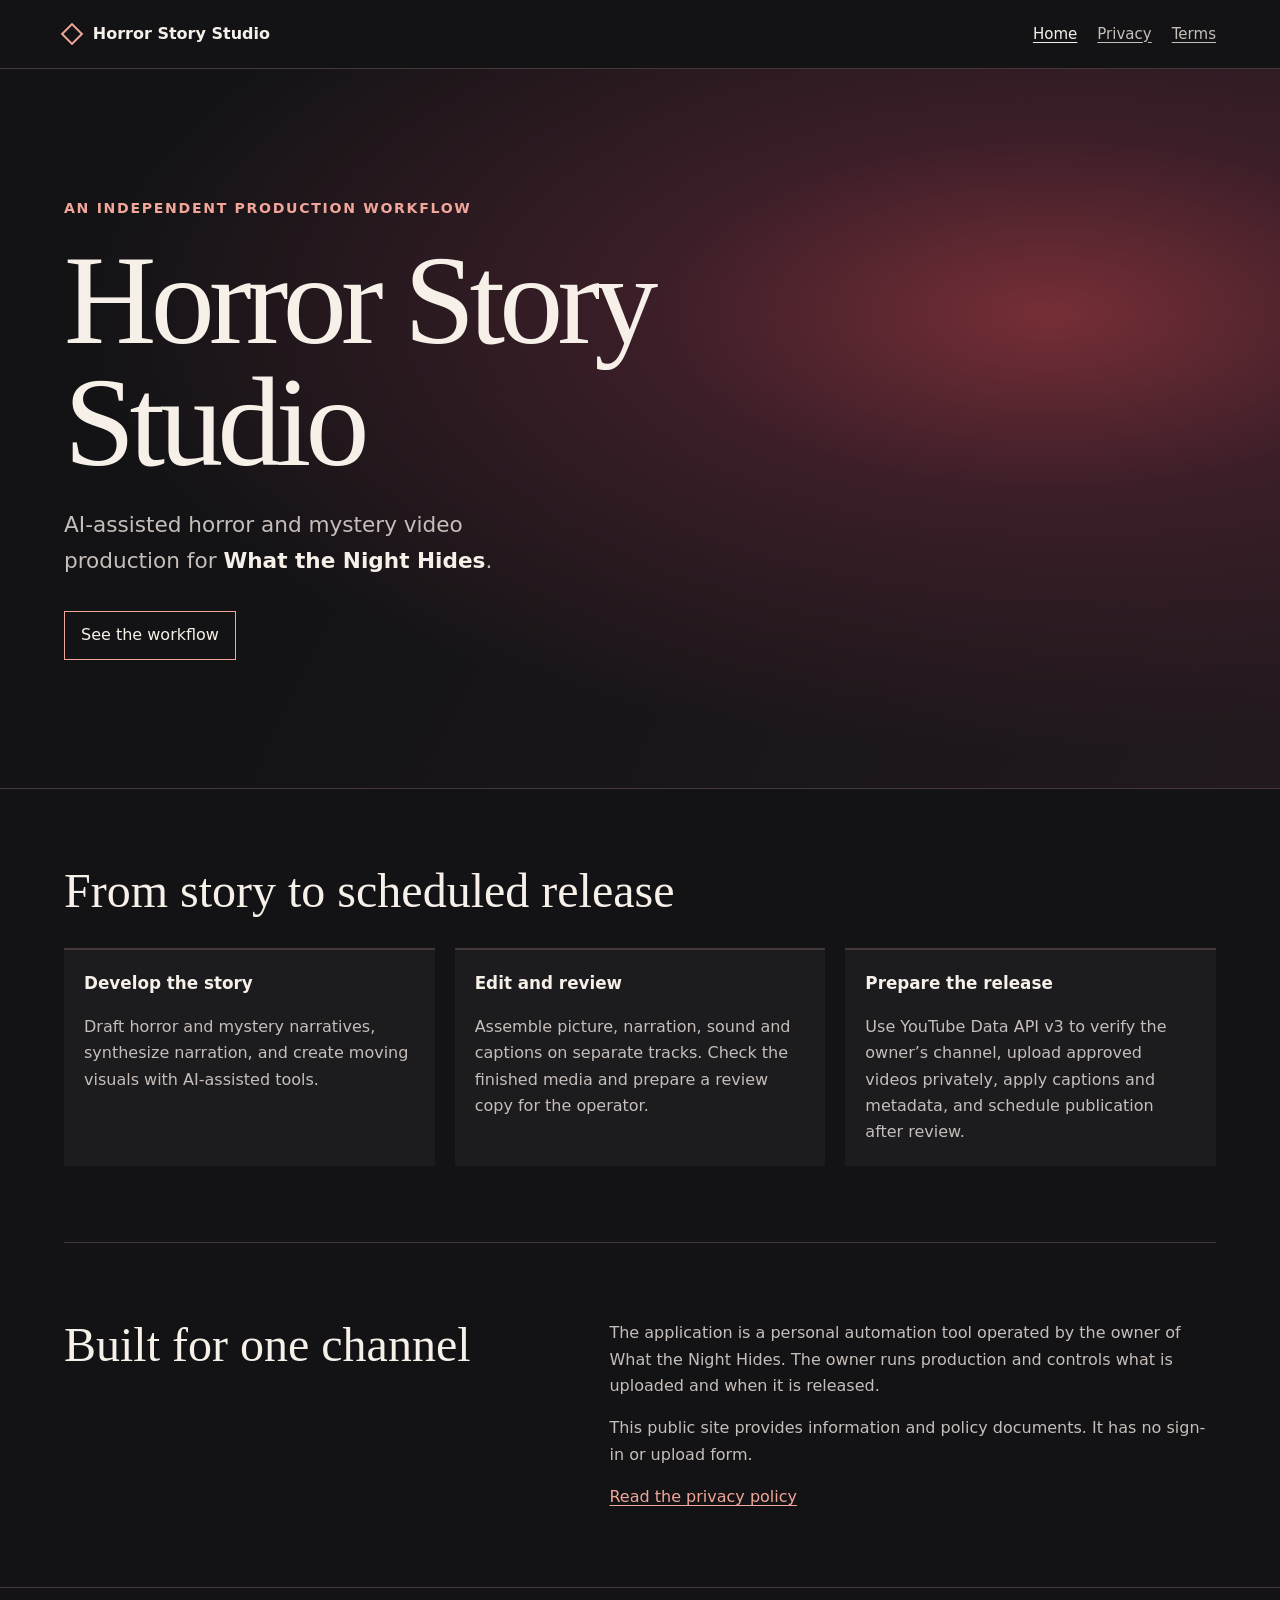
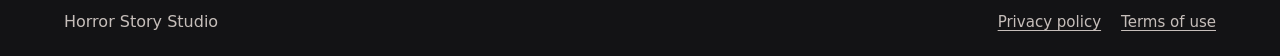
<file: index.html>
<!doctype html>
<html lang="en">
<head>
  <meta charset="utf-8">
  <meta name="viewport" content="width=device-width, initial-scale=1">
  <meta name="description" content="Horror Story Studio is a private, AI-assisted video production workflow for the What the Night Hides YouTube channel.">
  <meta name="theme-color" content="#131315">
  <link rel="canonical" href="https://foreveraction.github.io/horror-studio-public/">
  <link rel="stylesheet" href="styles.css">
  <title>Horror Story Studio</title>
</head>
<body>
  <a class="skip" href="#main">Skip to content</a>
  <header class="site-header">
    <div class="shell bar">
      <a class="wordmark" href="./"><span class="mark" aria-hidden="true"></span> Horror Story Studio</a>
      <nav aria-label="Main navigation">
        <a href="./" aria-current="page">Home</a>
        <a href="privacy.html">Privacy</a>
        <a href="terms.html">Terms</a>
      </nav>
    </div>
  </header>
  <main id="main">
    <section class="hero" aria-labelledby="hero-title">
      <div class="shell">
        <p class="eyebrow">An independent production workflow</p>
        <h1 id="hero-title">Horror Story<br>Studio</h1>
        <p class="hero-copy">AI-assisted horror and mystery video production for <strong>What the Night Hides</strong>.</p>
        <a class="button" href="#workflow">See the workflow</a>
      </div>
    </section>
    <section class="shell section" id="workflow" aria-labelledby="workflow-title">
      <h2 id="workflow-title">From story to scheduled release</h2>
      <div class="workflow">
        <article>
          <h3>Develop the story</h3>
          <p>Draft horror and mystery narratives, synthesize narration, and create moving visuals with AI-assisted tools.</p>
        </article>
        <article>
          <h3>Edit and review</h3>
          <p>Assemble picture, narration, sound and captions on separate tracks. Check the finished media and prepare a review copy for the operator.</p>
        </article>
        <article>
          <h3>Prepare the release</h3>
          <p>Use YouTube Data API v3 to verify the owner’s channel, upload approved videos privately, apply captions and metadata, and schedule publication after review.</p>
        </article>
      </div>
    </section>
    <section class="shell section owner" aria-labelledby="owner-title">
      <h2 id="owner-title">Built for one channel</h2>
      <div>
        <p>The application is a personal automation tool operated by the owner of What the Night Hides. The owner runs production and controls what is uploaded and when it is released.</p>
        <p>This public site provides information and policy documents. It has no sign-in or upload form.</p>
        <a href="privacy.html">Read the privacy policy</a>
      </div>
    </section>
  </main>
  <footer class="site-footer">
    <div class="shell bar">
      <span>Horror Story Studio</span>
      <nav aria-label="Policy links"><a href="privacy.html">Privacy policy</a><a href="terms.html">Terms of use</a></nav>
    </div>
  </footer>
</body>
</html>
</file>
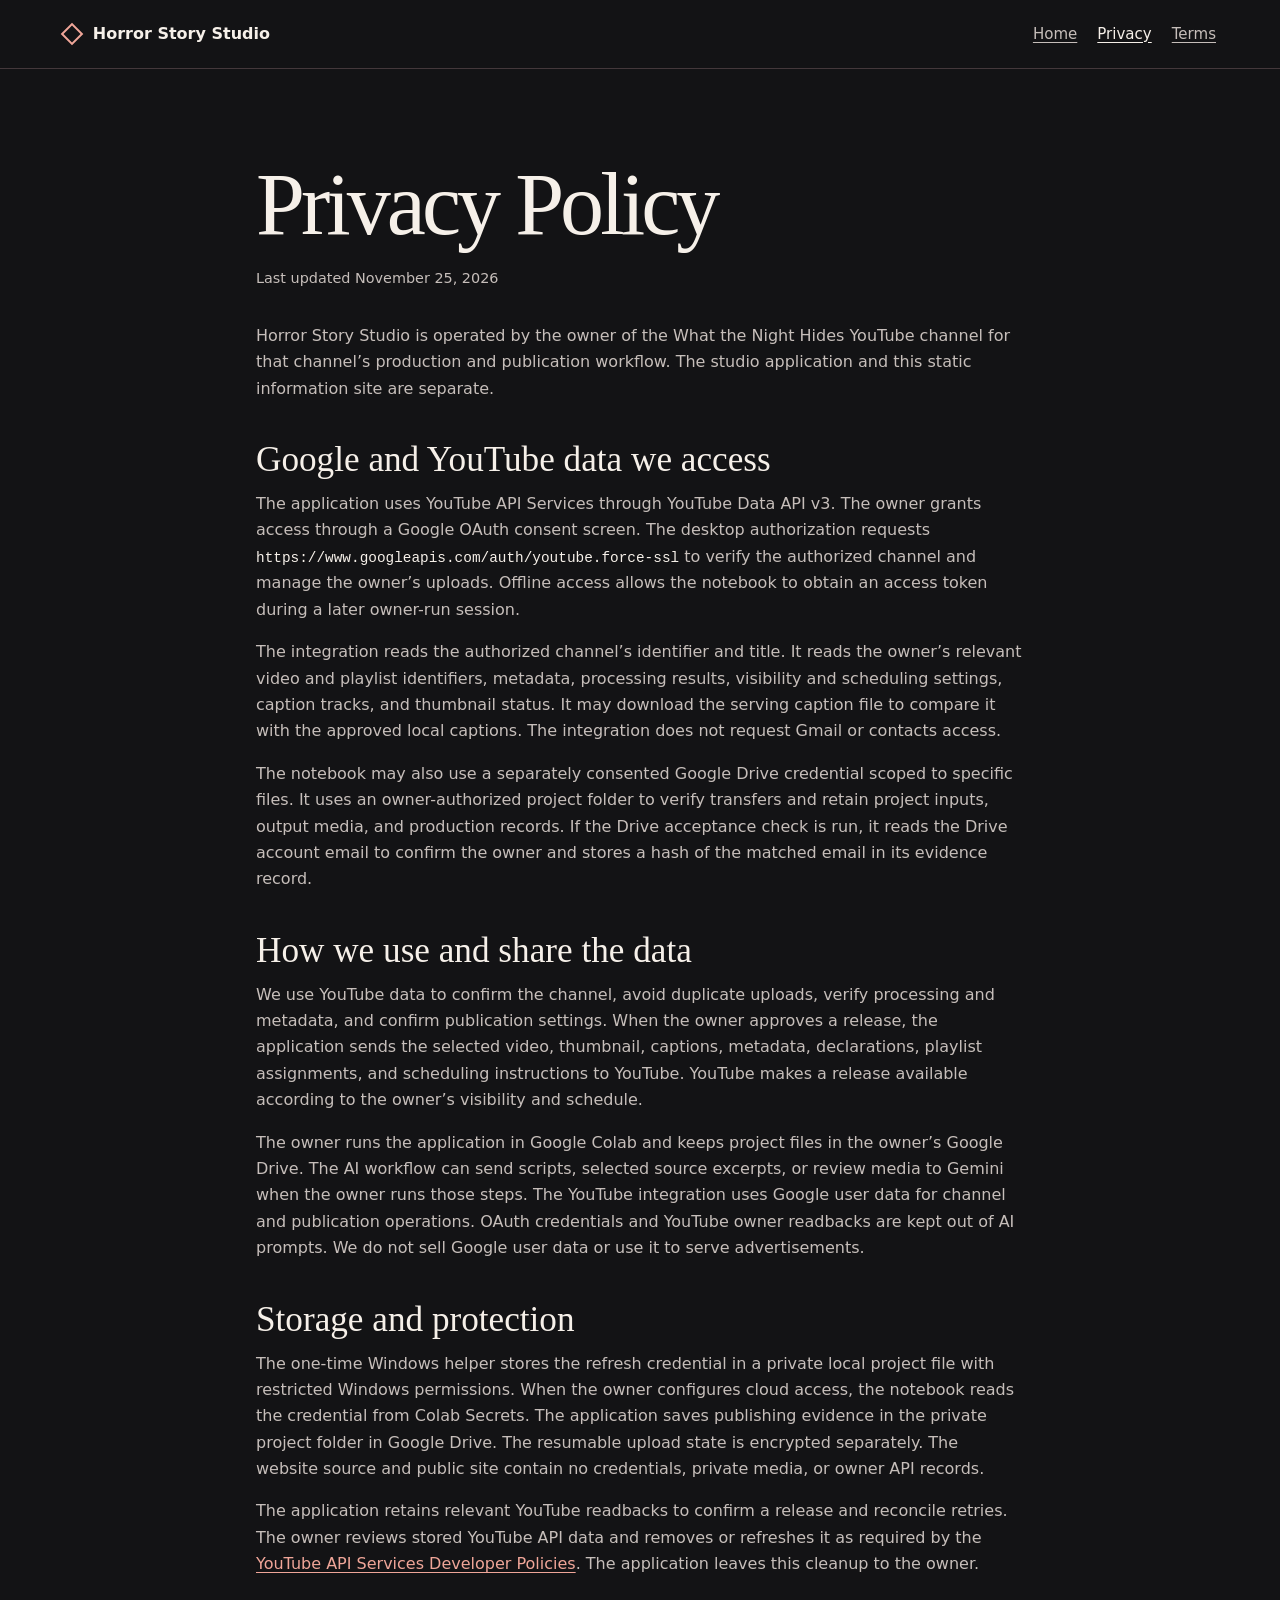
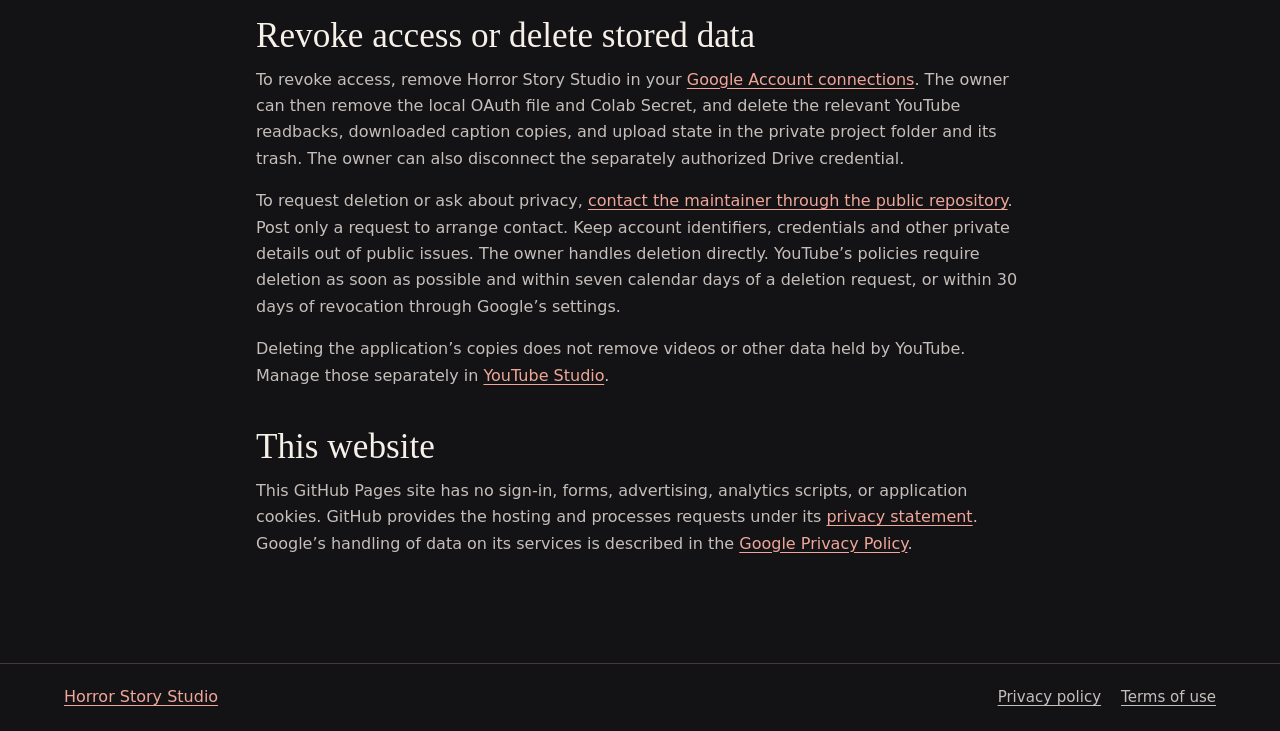
<file: privacy.html>
<!doctype html>
<html lang="en">
<head>
  <meta charset="utf-8">
  <meta name="viewport" content="width=device-width, initial-scale=1">
  <meta name="description" content="How Horror Story Studio accesses, uses, stores and deletes Google and YouTube data.">
  <meta name="theme-color" content="#131315">
  <link rel="canonical" href="https://foreveraction.github.io/horror-studio-public/privacy.html">
  <link rel="stylesheet" href="styles.css">
  <title>Privacy Policy | Horror Story Studio</title>
</head>
<body>
  <a class="skip" href="#main">Skip to content</a>
  <header class="site-header">
    <div class="shell bar">
      <a class="wordmark" href="./"><span class="mark" aria-hidden="true"></span> Horror Story Studio</a>
      <nav aria-label="Main navigation"><a href="./">Home</a><a href="privacy.html" aria-current="page">Privacy</a><a href="terms.html">Terms</a></nav>
    </div>
  </header>
  <main id="main" class="shell reading">
    <h1>Privacy Policy</h1>
    <p class="date">Last updated <time datetime="2026-11-25">November 25, 2026</time></p>
    <p>Horror Story Studio is operated by the owner of the What the Night Hides YouTube channel for that channel’s production and publication workflow. The studio application and this static information site are separate.</p>

    <h2>Google and YouTube data we access</h2>
    <p>The application uses YouTube API Services through YouTube Data API v3. The owner grants access through a Google OAuth consent screen. The desktop authorization requests <code>https://www.googleapis.com/auth/youtube.force-ssl</code> to verify the authorized channel and manage the owner’s uploads. Offline access allows the notebook to obtain an access token during a later owner-run session.</p>
    <p>The integration reads the authorized channel’s identifier and title. It reads the owner’s relevant video and playlist identifiers, metadata, processing results, visibility and scheduling settings, caption tracks, and thumbnail status. It may download the serving caption file to compare it with the approved local captions. The integration does not request Gmail or contacts access.</p>
    <p>The notebook may also use a separately consented Google Drive credential scoped to specific files. It uses an owner-authorized project folder to verify transfers and retain project inputs, output media, and production records. If the Drive acceptance check is run, it reads the Drive account email to confirm the owner and stores a hash of the matched email in its evidence record.</p>

    <h2>How we use and share the data</h2>
    <p>We use YouTube data to confirm the channel, avoid duplicate uploads, verify processing and metadata, and confirm publication settings. When the owner approves a release, the application sends the selected video, thumbnail, captions, metadata, declarations, playlist assignments, and scheduling instructions to YouTube. YouTube makes a release available according to the owner’s visibility and schedule.</p>
    <p>The owner runs the application in Google Colab and keeps project files in the owner’s Google Drive. The AI workflow can send scripts, selected source excerpts, or review media to Gemini when the owner runs those steps. The YouTube integration uses Google user data for channel and publication operations. OAuth credentials and YouTube owner readbacks are kept out of AI prompts. We do not sell Google user data or use it to serve advertisements.</p>

    <h2>Storage and protection</h2>
    <p>The one-time Windows helper stores the refresh credential in a private local project file with restricted Windows permissions. When the owner configures cloud access, the notebook reads the credential from Colab Secrets. The application saves publishing evidence in the private project folder in Google Drive. The resumable upload state is encrypted separately. The website source and public site contain no credentials, private media, or owner API records.</p>
    <p>The application retains relevant YouTube readbacks to confirm a release and reconcile retries. The owner reviews stored YouTube API data and removes or refreshes it as required by the <a href="https://developers.google.com/youtube/terms/developer-policies">YouTube API Services Developer Policies</a>. The application leaves this cleanup to the owner.</p>

    <h2>Revoke access or delete stored data</h2>
    <p>To revoke access, remove Horror Story Studio in your <a href="https://myaccount.google.com/connections">Google Account connections</a>. The owner can then remove the local OAuth file and Colab Secret, and delete the relevant YouTube readbacks, downloaded caption copies, and upload state in the private project folder and its trash. The owner can also disconnect the separately authorized Drive credential.</p>
    <p>To request deletion or ask about privacy, <a href="https://github.com/ForeverAction/horror-studio-public/issues/new">contact the maintainer through the public repository</a>. Post only a request to arrange contact. Keep account identifiers, credentials and other private details out of public issues. The owner handles deletion directly. YouTube’s policies require deletion as soon as possible and within seven calendar days of a deletion request, or within 30 days of revocation through Google’s settings.</p>
    <p>Deleting the application’s copies does not remove videos or other data held by YouTube. Manage those separately in <a href="https://studio.youtube.com/">YouTube Studio</a>.</p>

    <h2>This website</h2>
    <p>This GitHub Pages site has no sign-in, forms, advertising, analytics scripts, or application cookies. GitHub provides the hosting and processes requests under its <a href="https://docs.github.com/en/site-policy/privacy-policies/github-general-privacy-statement">privacy statement</a>. Google’s handling of data on its services is described in the <a href="https://policies.google.com/privacy">Google Privacy Policy</a>.</p>
  </main>
  <footer class="site-footer">
    <div class="shell bar"><a href="./">Horror Story Studio</a><nav aria-label="Policy links"><a href="privacy.html">Privacy policy</a><a href="terms.html">Terms of use</a></nav></div>
  </footer>
</body>
</html>
</file>
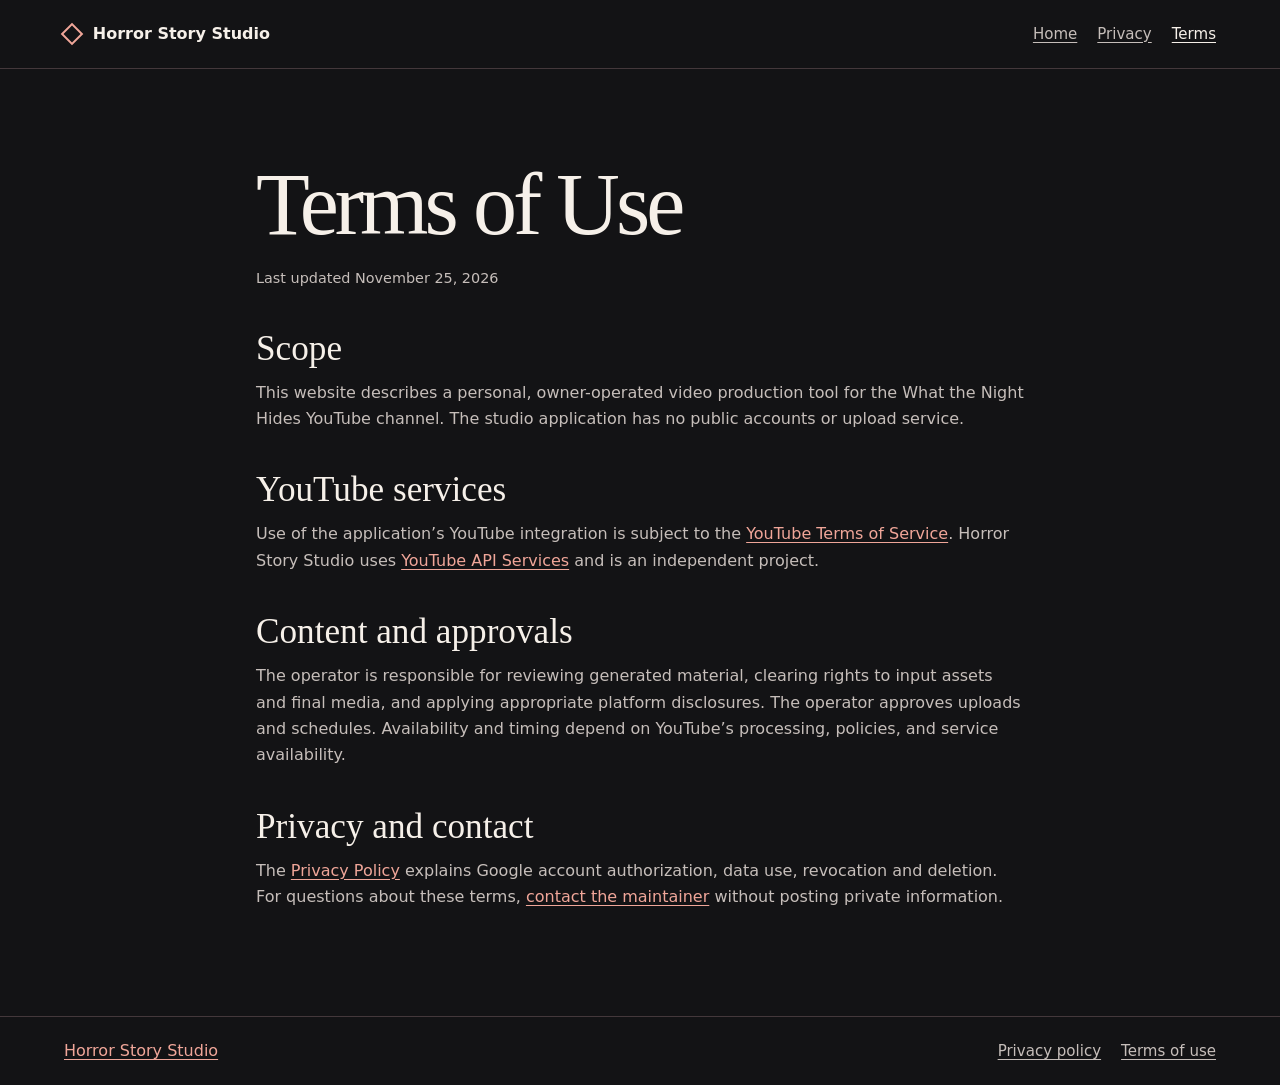
<file: terms.html>
<!doctype html>
<html lang="en">
<head>
  <meta charset="utf-8">
  <meta name="viewport" content="width=device-width, initial-scale=1">
  <meta name="description" content="Terms for the Horror Story Studio public website and owner-operated automation.">
  <meta name="theme-color" content="#131315">
  <link rel="canonical" href="https://foreveraction.github.io/horror-studio-public/terms.html">
  <link rel="stylesheet" href="styles.css">
  <title>Terms of Use | Horror Story Studio</title>
</head>
<body>
  <a class="skip" href="#main">Skip to content</a>
  <header class="site-header">
    <div class="shell bar">
      <a class="wordmark" href="./"><span class="mark" aria-hidden="true"></span> Horror Story Studio</a>
      <nav aria-label="Main navigation"><a href="./">Home</a><a href="privacy.html">Privacy</a><a href="terms.html" aria-current="page">Terms</a></nav>
    </div>
  </header>
  <main id="main" class="shell reading">
    <h1>Terms of Use</h1>
    <p class="date">Last updated <time datetime="2026-11-25">November 25, 2026</time></p>
    <h2>Scope</h2>
    <p>This website describes a personal, owner-operated video production tool for the What the Night Hides YouTube channel. The studio application has no public accounts or upload service.</p>
    <h2>YouTube services</h2>
    <p>Use of the application’s YouTube integration is subject to the <a href="https://www.youtube.com/t/terms">YouTube Terms of Service</a>. Horror Story Studio uses <a href="https://developers.google.com/youtube/terms/api-services-terms-of-service">YouTube API Services</a> and is an independent project.</p>
    <h2>Content and approvals</h2>
    <p>The operator is responsible for reviewing generated material, clearing rights to input assets and final media, and applying appropriate platform disclosures. The operator approves uploads and schedules. Availability and timing depend on YouTube’s processing, policies, and service availability.</p>
    <h2>Privacy and contact</h2>
    <p>The <a href="privacy.html">Privacy Policy</a> explains Google account authorization, data use, revocation and deletion. For questions about these terms, <a href="https://github.com/ForeverAction/horror-studio-public/issues/new">contact the maintainer</a> without posting private information.</p>
  </main>
  <footer class="site-footer">
    <div class="shell bar"><a href="./">Horror Story Studio</a><nav aria-label="Policy links"><a href="privacy.html">Privacy policy</a><a href="terms.html">Terms of use</a></nav></div>
  </footer>
</body>
</html>
</file>
<file: styles.css>
:root {
  color-scheme: dark;
  --background: #131315;
  --surface: #1c1b1e;
  --text: #f6f0e9;
  --muted: #c6beba;
  --line: #44383b;
  --accent: #f0a699;
  font: 1rem/1.65 system-ui, -apple-system, "Segoe UI", sans-serif;
}

*, *::before, *::after { box-sizing: border-box; }
body { margin: 0; background: var(--background); color: var(--text); }
a { color: var(--accent); text-underline-offset: .2em; }
a:hover { color: var(--text); }
a:focus-visible { outline: 2px solid var(--accent); outline-offset: 5px; }
h1, h2, h3, p { margin-block: 0 1rem; }
h1, h2 { font-family: Georgia, "Times New Roman", serif; font-weight: 500; line-height: 1.05; }
h2 { font-size: clamp(1.85rem, 4vw, 3rem); }
h3 { font-size: 1.05rem; }
p { color: var(--muted); }
strong { color: var(--text); }
code { overflow-wrap: anywhere; font-size: .9em; color: var(--text); }

.shell { width: min(100% - 3rem, 72rem); margin-inline: auto; }
.bar { display: flex; flex-wrap: wrap; align-items: center; justify-content: space-between; gap: .75rem 1.5rem; padding-block: 1rem; }
.site-header { border-bottom: 1px solid var(--line); }
.wordmark { display: inline-flex; align-items: center; gap: .8rem; color: var(--text); font-weight: 650; text-decoration: none; }
.mark { display: inline-block; width: 1rem; height: 1rem; border: 2px solid var(--accent); transform: rotate(45deg); }
nav { display: flex; align-items: center; flex-wrap: wrap; gap: .25rem 1.25rem; }
nav a { padding-block: .35rem; color: var(--muted); font-size: .94rem; }
nav a[aria-current] { color: var(--text); }

.hero {
  border-bottom: 1px solid var(--line);
  padding-block: clamp(4.5rem, 10vw, 8rem);
  background-image: radial-gradient(ellipse at 82% 34%, #762e36 0%, #3b1e28 27%, transparent 65%),
                    linear-gradient(116deg, #131315 32%, #21191e 100%);
}
.eyebrow { margin-bottom: 1.25rem; color: var(--accent); font-size: .88rem; font-weight: 650; letter-spacing: .12em; text-transform: uppercase; }
.hero h1 { font-size: clamp(3.4rem, 10vw, 8.25rem); letter-spacing: -.045em; line-height: .95; max-width: 10ch; }
.hero-copy { max-width: 36ch; margin: 1.5rem 0 2rem; font-size: clamp(1.06rem, 2.3vw, 1.35rem); }
.button { display: inline-flex; min-height: 2.75rem; align-items: center; padding: .65rem 1rem; border: 1px solid var(--accent); color: var(--text); text-decoration: none; }
.button:hover { color: var(--background); background: var(--accent); }
.section { padding-block: clamp(2.75rem, 6vw, 5rem); }
.workflow { display: grid; grid-template-columns: repeat(3, 1fr); margin-top: 2rem; gap: 1.25rem; }
.workflow article { border-top: 2px solid var(--line); background: var(--surface); padding: 1.25rem; }
.workflow article p { margin-bottom: 0; }
.owner { border-top: 1px solid var(--line); display: grid; grid-template-columns: 1fr 1.2fr; gap: 1rem 2.5rem; }
.site-footer { border-top: 1px solid var(--line); color: var(--muted); }
.reading { max-width: 48rem; padding-block: clamp(3rem, 7vw, 6rem); }
.reading h1 { font-size: clamp(3rem, 8vw, 5.5rem); letter-spacing: -.045em; }
.reading h2 { margin-block: 2.5rem .75rem; font-size: clamp(1.6rem, 3.5vw, 2.2rem); }
.date { margin-bottom: 2rem; font-size: .9rem; }
.skip { position: fixed; z-index: 1; top: .5rem; left: .5rem; transform: translateY(-150%); background: var(--background); padding: .65rem 1rem; }
.skip:focus { transform: translateY(0); }

@media (max-width: 47rem) {
  .workflow, .owner { grid-template-columns: 1fr; }
  .owner { gap: .25rem; }
  .hero { background-position: center; }
}

@media (max-width: 30rem) {
  .shell { width: calc(100% - 2rem); }
  .bar { align-items: flex-start; }
  .site-header nav { width: 100%; }
  .hero h1 { font-size: clamp(2.8rem, 12vw, 3.7rem); }
}
</file>
